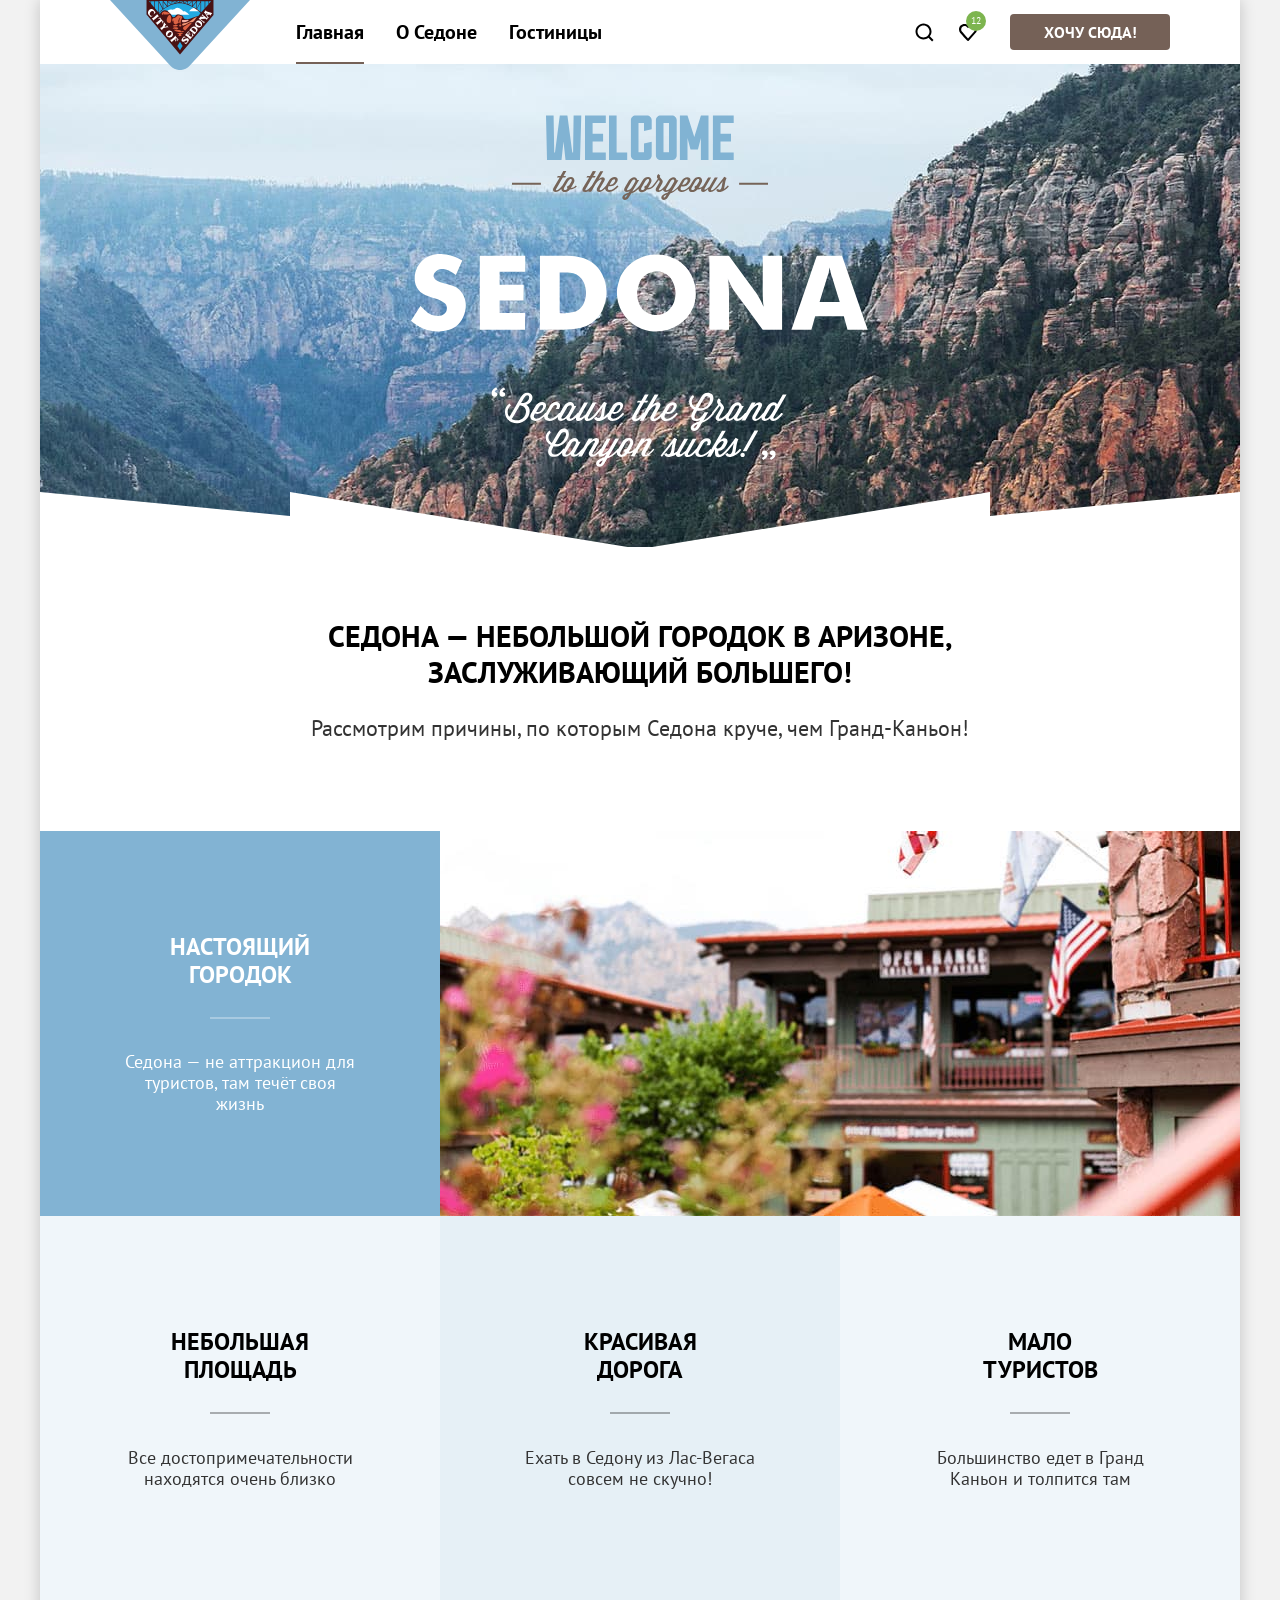
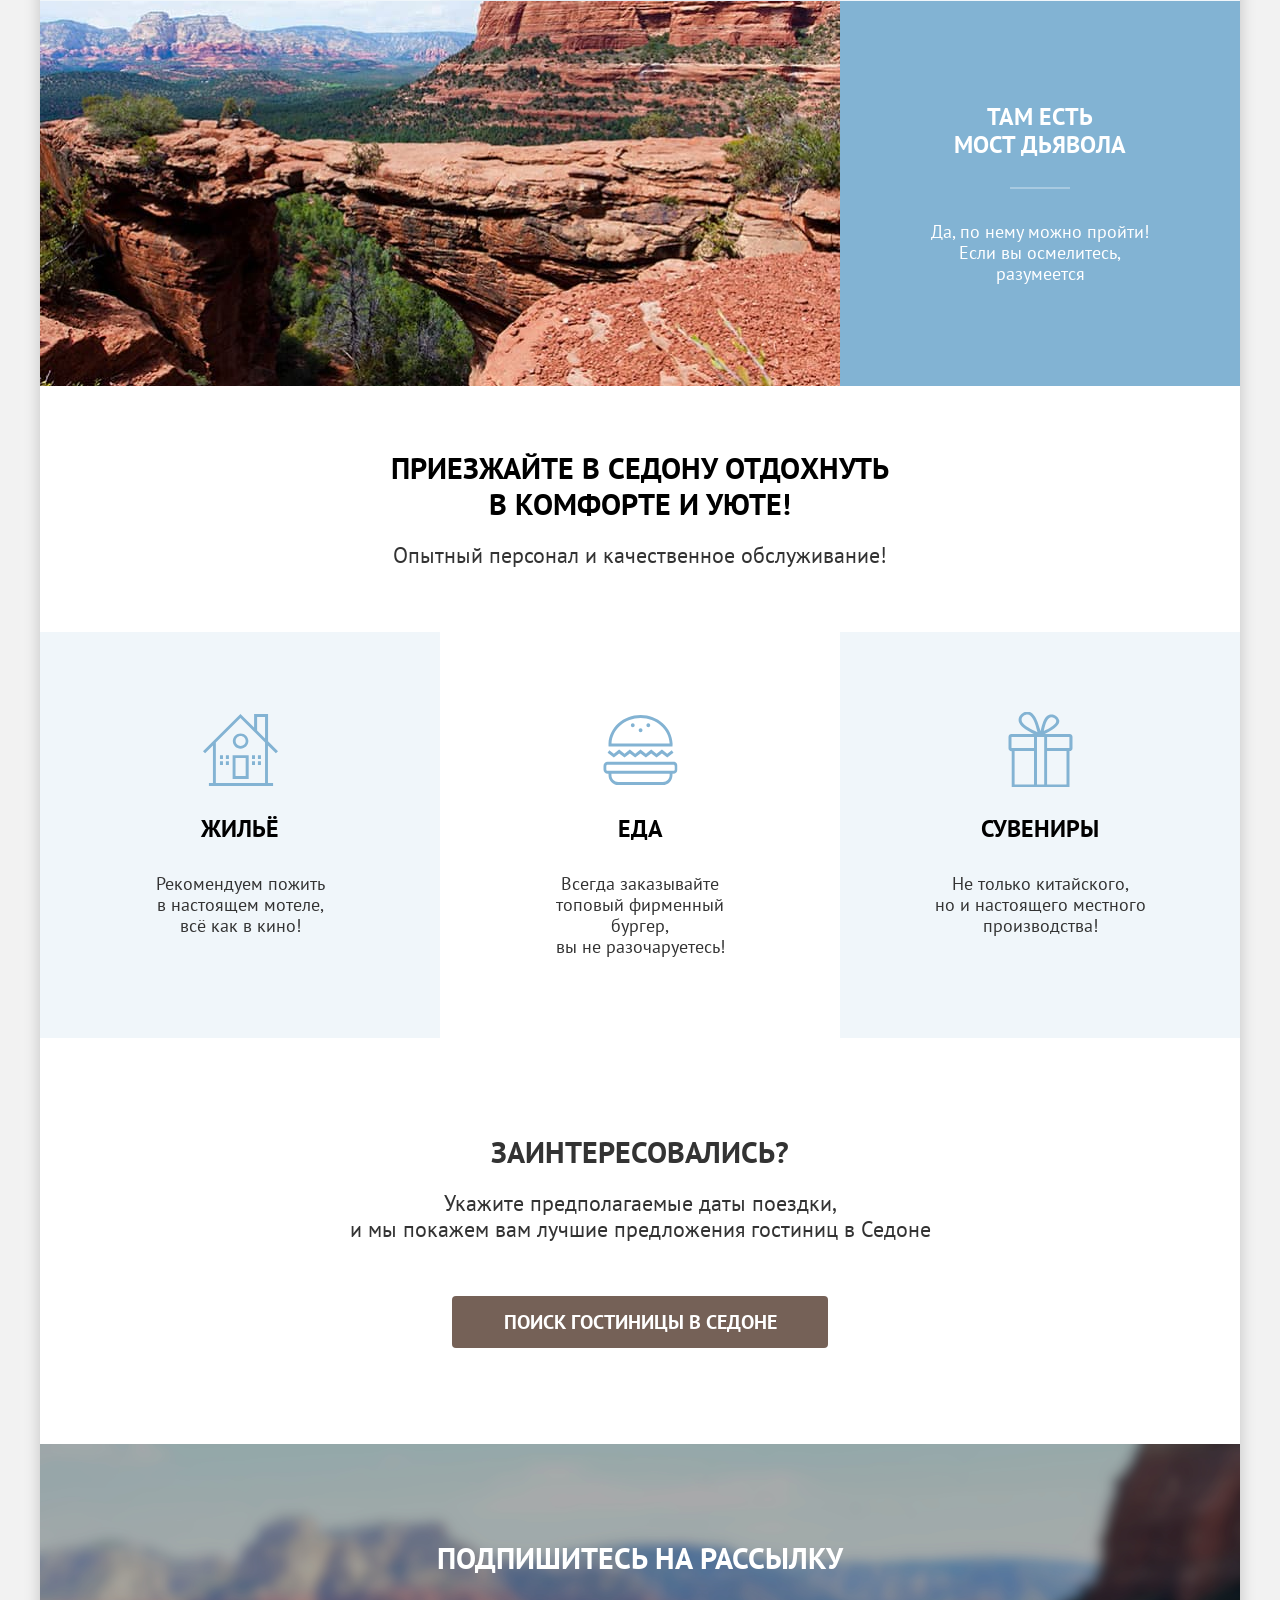
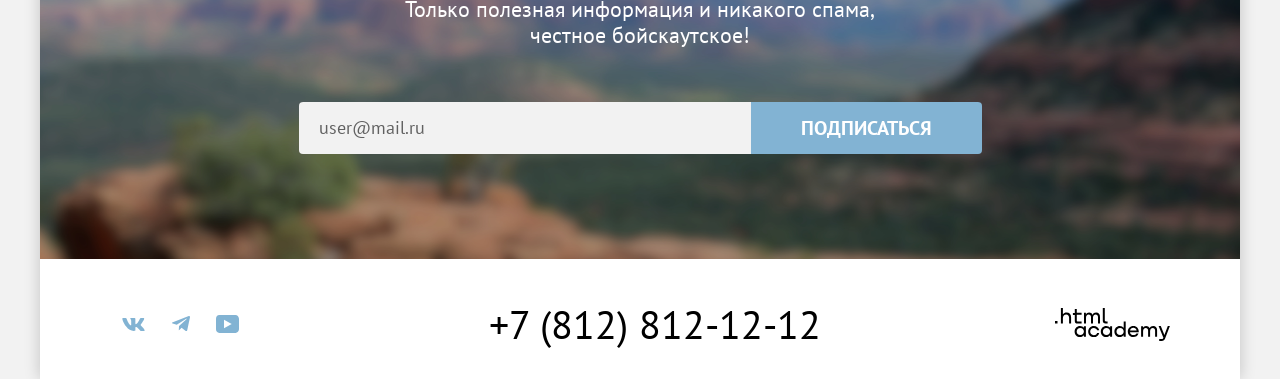
<file: index.html>
<!DOCTYPE html>
<html lang="ru">

  <head>
    <meta charset="UTF-8">
    <meta name="viewport" content="width=device-width, initial-scale=1.0">
    <link rel="stylesheet" href="styles/styles.css">
    <link rel="icon" sizes="32x32" href="favicon.png">
    <title>HTML Academy: Седона</title>
  </head>

  <body>
    <div class="page-container">
      <header class="page-header" data-test="header">
        <nav class="navigation">
          <a class="sedona-logo-link" href="index.html">
            <img class="sedona-logo" src="images/logo-sedona.svg" width="140" height="70" alt="Логотип Седоны">
          </a>
          <ul class="navigation-list">
            <li class="navigation-item">
              <a class="navigation-link navigation-link-current" aria-current="page">Главная</a>
            </li>
            <li class="navigation-item">
              <a class="navigation-link" href="#">О Седоне</a>
            </li>
            <li class="navigation-item">
              <a class="navigation-link" href="catalog.html">Гостиницы</a>
            </li>
          </ul>
          <ul class="navigation-user">
            <li class="navigation-user-item">
              <a class="navigation-user-link navigation-search" href="#">
                <span class="visually-hidden">Поиск</span>
              </a>
            </li>
            <li class="navigation-user-item">
              <a class="navigation-user-link navigation-favorite" href="#">
                <span class="visually-hidden">Гостиницы в избранном:</span>
                <span class="favorite-counter">12</span>
              </a>
            </li>
            <li class="navigation-user-item">
              <a class="button button-brown button-want" href="#">Хочу сюда!</a>
            </li>
          </ul>
        </nav>
      </header>
      <main class="page-main" data-test="main">
        <section class="hero" data-test="hero">
          <h1 class="visually-hidden">Город в Аризоне</h1>
          <img class="hero-image" src="images/welcome.svg" width="458" height="352"
            alt="Welcome to the gorgeous Sedona, because the Grand Canyon sucks!">
        </section>
        <section class="reasons" data-test="advantages">
          <h2 class="reasons-title">
            Седона — небольшой городок в Аризоне, заслуживающий большего!
          </h2>
          <p class="reasons-description">
            Рассмотрим причины, по которым Седона круче, чем Гранд-Каньон!
          </p>
          <ul class="reasons-list">
            <li class="reasons-item">
              <div class="text-wrapper">
                <h3 class="reasons-item-title">Настоящий городок</h3>
                <p class="reasons-text">
                  Седона — не аттракцион для туристов, там течёт своя жизнь
                </p>
              </div>
              <div class="image-wrapper">
                <img src="images/photo-1.jpg" width="800" height="385" alt="Улица Седоны">
              </div>
            </li>
            <li class="reasons-item reasons-item-lighter">
              <h3 class="reasons-item-title reasons-item-title-lighter">Небольшая площадь</h3>
              <p class="reasons-text  reasons-text-lighter">
                Все достопримечательности находятся очень близко
              </p>
            </li>
            <li class="reasons-item reasons-item-darker">
              <h3 class="reasons-item-title reasons-item-title-darker">Красивая дорога</h3>
              <p class="reasons-text reasons-text-darker">
                Ехать в Седону из Лас-Вегаса совсем не скучно!
              </p>
            </li>
            <li class="reasons-item reasons-item-lighter">
              <h3 class="reasons-item-title reasons-item-title-lighter">Мало туристов</h3>
              <p class="reasons-text reasons-text-lighter">
                Большинство едет в Гранд Каньон и толпится там
              </p>
            </li>
            <li class="reasons-item reasons-item-reverse">
              <div class="text-wrapper">
                <h3 class="reasons-item-title">Там есть <br>мост дьявола</h3>
                <p class="reasons-text">
                  Да, по нему можно пройти! Если вы осмелитесь, разумеется
                </p>
              </div>
              <div class="image-wrapper">
                <img src="images/photo-2.jpg" width="800" height="385" alt="Мост дьявола">
              </div>
            </li>
          </ul>
        </section>
        <section class="advantages">
          <h2 class="advantages-title">
            Приезжайте в Седону отдохнуть <br>в комфорте и уюте!
          </h2>
          <p class="advantages-text">
            Опытный персонал и качественное обслуживание!
          </p>
          <ul class="advantages-list">
            <li class="advantages-item advantages-housing">
              <h3 class="advantages-item-title">Жильё</h3>
              <p class="advantages-item-text">
                Рекомендуем пожить <br>в настоящем мотеле, <br>всё как в кино!
              </p>
            </li>
            <li class="advantages-item  advantages-item-lighter advantages-eat">
              <h3 class="advantages-item-title">Еда</h3>
              <p class="advantages-item-text">
                Всегда заказывайте <br>топовый фирменный бургер, <br>вы не разочаруетесь!
              </p>
            </li>
            <li class="advantages-item advantages-souvenirs">
              <h3 class="advantages-item-title">Сувениры</h3>
              <p class="advantages-item-text">
                Не только китайского, <br>но и настоящего местного <br>производства!
              </p>
            </li>
          </ul>
        </section>
        <section class="cta" data-test="search">
          <h2 class="cta-title">Заинтересовались?</h2>
          <p class="cta-text">
            Укажите предполагаемые даты поездки, <br>и мы покажем вам лучшие
            предложения гостиниц в Седоне
          </p>
          <button class="button button-brown button-cta" type="button">Поиск гостиницы в Седоне</button>
        </section>
        <section class="mailing" data-test="subscribe">
          <h2 class="mailing-title">Подпишитесь на рассылку</h2>
          <p class="mailing-text">
            Только полезная информация и никакого спама, <br>честное бойскаутское!
          </p>
          <form class="form mailing-form" action="https://echo.htmlacademy.ru/" method="post">
            <label class="visually-hidden" for="email">Ваш e-mail</label>
            <input class="mailing-input" type="email" name="email" id="email" placeholder="user@mail.ru" required>
            <button class="button button-blue button-mailing" type="submit">Подписаться</button>
          </form>
        </section>
      </main>
      <footer class="page-footer" data-test="footer">
        <section class="socials">
          <h2 class="visually-hidden">Социальные сети</h2>
          <ul class="socials-list">
            <li class="socials-item">
              <a class="socials-link social-vk" href="https://vk.com/htmlacademy">
                <span class="visually-hidden">Группа Vkontakte</span>
              </a>
            </li>
            <li class="socials-item">
              <a class="socials-link social-tg" href="https://t.me/htmlacademy">
                <span class="visually-hidden">Канал Telegram</span>
              </a>
            </li>
            <li class="socials-item">
              <a class="socials-link social-yt" href="https://www.youtube.com/user/htmlacademyru">
                <span class="visually-hidden">Канал Youtube</span>
              </a>
            </li>
          </ul>
        </section>
        <div class="footer-contacts">
          <a class="phone-number-link" href="tel:+78128121212">+7 (812) 812-12-12</a>
        </div>
        <a class="html-academy-link" href="https://htmlacademy.ru/intensive/htmlcss">
          <span class="visually-hidden">Ссылка на разработчика сайта</span>
        </a>
      </footer>
    </div>
    <div class="modal-container modal-container-close">
      <div class="modal modal-auth">
        <section class="modal-content">
          <h2 class="modal-title">Поиск гостиницы в Седоне</h2>
          <form class="search-form" action="https://echo.htmlacademy.ru/" method="post">
            <div class="date-container">
              <label class="modal-label" for="check-in-date">Дата Заезда:</label>
              <input class="modal-input" type="text" id="check-in-date" value="27 апреля 2020" name="date-in" required
                placeholder="1 января 2026">
            </div>
            <span class="form-message form-message-error">
              Мы не можем отправить вас в прошлое.
            </span>
            <div class="date-container">
              <label class="modal-label" for="date-of">Дата Выезда:</label>
              <input class="modal-input input-date" type="text" id="date-of" value="1 сентября 2023" name="date-out"
                required placeholder="31 декабря 2026">
            </div>
            <span class="form-message ">
              На эти даты есть свободные номера. Пока есть.
            </span>
            <div class="number-people-container">
              <div class="number-people-group">
                <label class="modal-label adult-label" for="adults">Взрослые:</label>
                <div class="number-input-wrapper">
                  <button class="button-number button-minus" type="button">
                    <span class="visually-hidden">Уменьшить</span>
                    <svg width="14" height="2" viewBox="0 0 14 2" xmlns="http://www.w3.org/2000/svg">
                      <path d="M0 0H14V2H0V0Z" fill="currentColor" />
                    </svg>
                  </button>
                  <input class="modal-input modal-input-number" type="text" id="adults" value="2" name="adults" placeholder="2"
                    required>
                  <button class="button-number button-plus" type="button">
                    <span class="visually-hidden">Увеличить</span>
                    <svg width="14" height="14" viewBox="0 0 14 14" xmlns="http://www.w3.org/2000/svg">
                      <path d="M14 6H8V0H6V6H0V8H6V14H8V8H14V6Z" fill="currentColor" />
                    </svg>
                  </button>
                </div>
              </div>
              <div class="number-people-group">
                <label class="modal-label" for="child">Дети:</label>
                <span class="tooltip">
                  <button class="tooltip-toggle" type="button" aria-labelledby="tooltip-label-date">
                    <svg class="tooltip-icon" width="26" height="26" viewBox="0 0 26 26" fill="none"
                      xmlns="http://www.w3.org/2000/svg">
                      <circle cx="13" cy="13" r="13" fill="#83B3D3" />
                      <path fill-rule="evenodd" clip-rule="evenodd" d="M12 7H14V9H12V7ZM14 19H12V10H14V19Z"
                        fill="white" />
                    </svg>
                  </button>
                  <span class="tooltip-text" role="tooltip" id="tooltip-label-date">Укажите количество детей, которые
                    будут с вами, возраст которых от 6 до 18 лет. Дети до 6 лет размещаются бесплатно.</span>
                </span>
                <div class="number-input-wrapper">
                  <button class="button-number button-minus" type="button">
                    <span class="visually-hidden">Уменьшить</span>
                    <svg width="14" height="2" viewBox="0 0 14 2" xmlns="http://www.w3.org/2000/svg">
                      <path d="M0 0H14V2H0V0Z" fill="currentColor" />
                    </svg>
                  </button>
                  <input class="modal-input modal-input-number" type="text" id="child" value="2" name="children" placeholder="1">
                  <button class="button-number button-plus" type="button">
                    <span class="visually-hidden">Увеличить</span>
                    <svg width="14" height="14" viewBox="0 0 14 14" xmlns="http://www.w3.org/2000/svg">
                      <path d="M14 6H8V0H6V6H0V8H6V14H8V8H14V6Z" fill="currentColor" />
                    </svg>
                  </button>
                </div>
              </div>
            </div>
            <button class="button button-modal" type="submit">
              Найти
            </button>
          </form>
        </section>
        <button class="modal-close-button" type="button">
          <span class="visually-hidden">Закрыть</span>
        </button>
      </div>
    </div>
  </body>

</html>
</file>
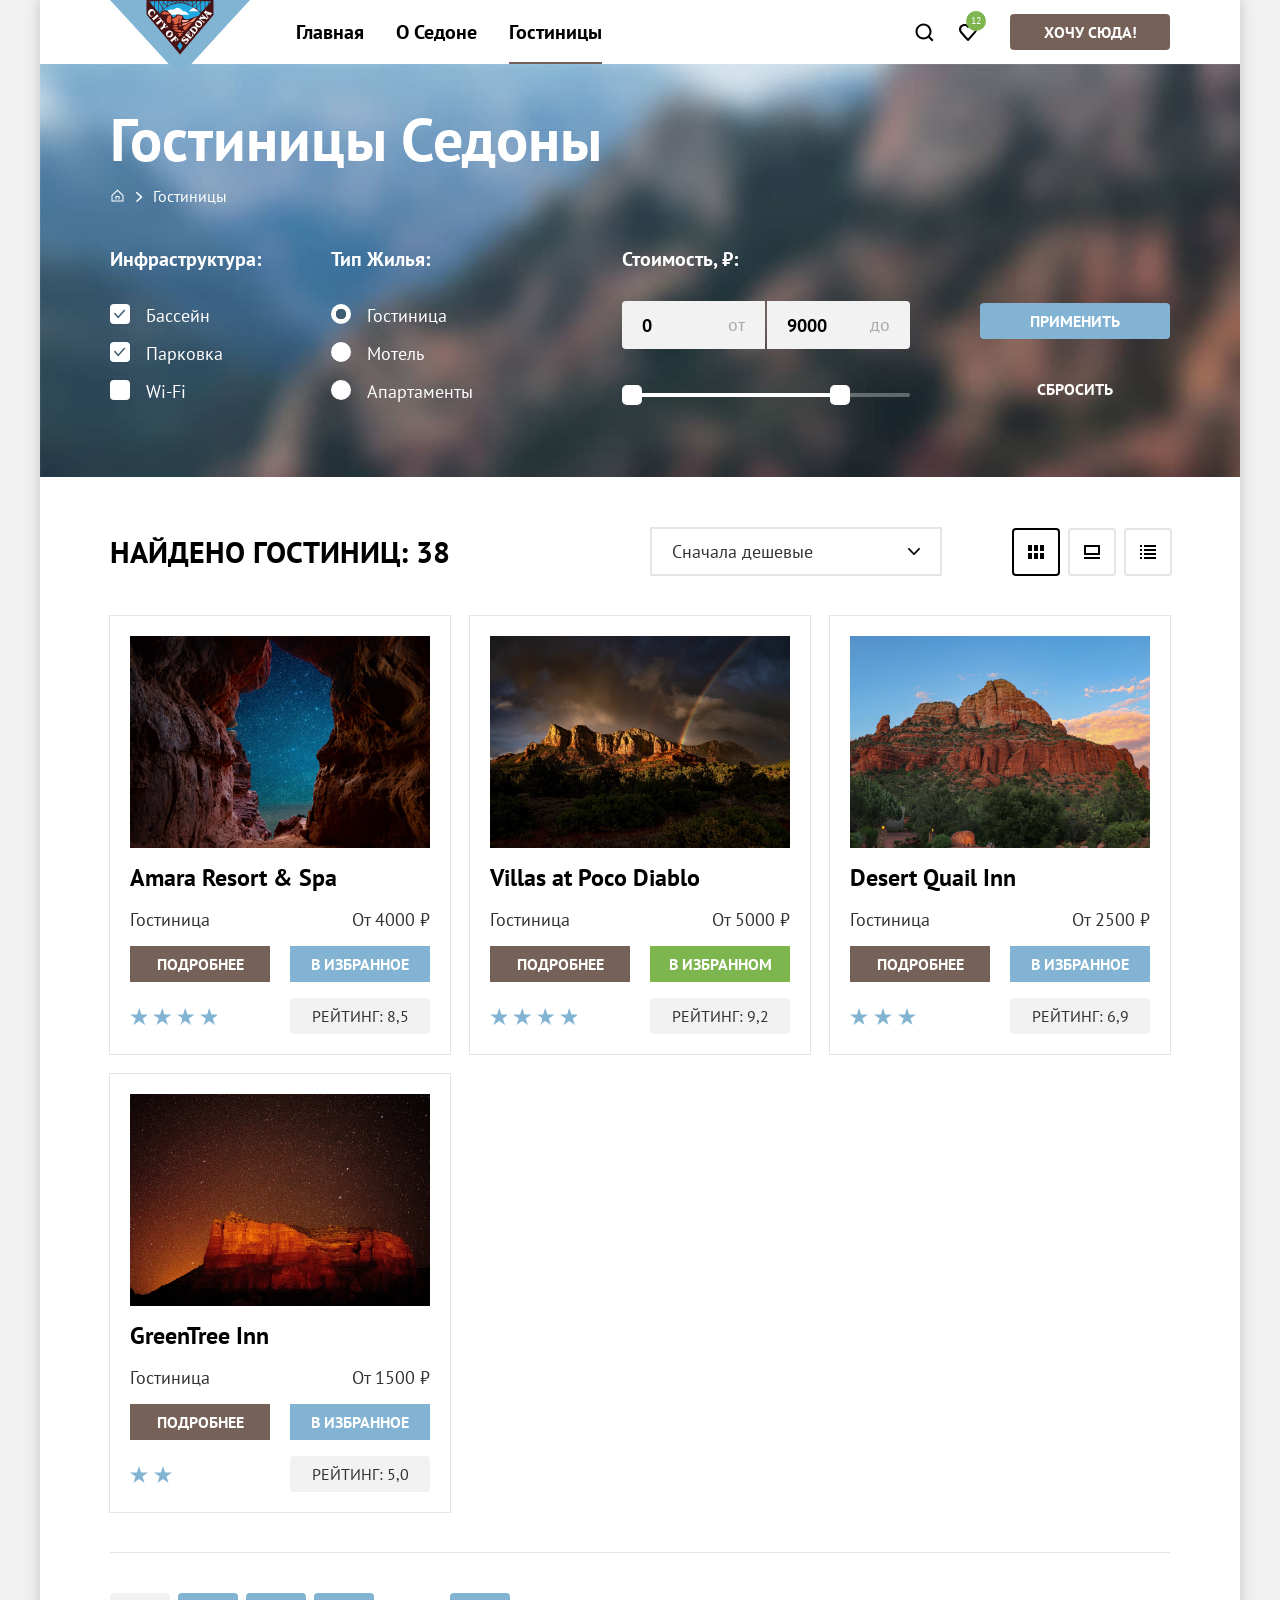
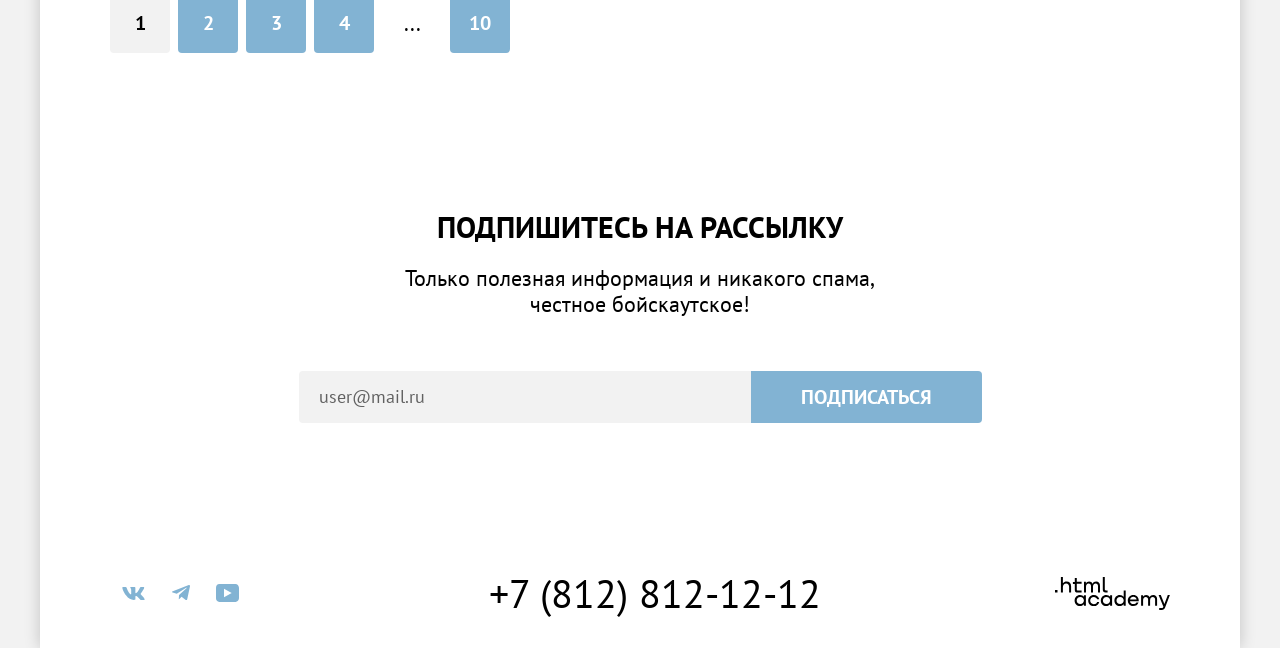
<file: catalog.html>
<!DOCTYPE html>
<html lang="ru">

  <head>
    <meta charset="UTF-8">
    <meta name="viewport" content="width=device-width, initial-scale=1.0">
    <link rel="stylesheet" href="styles/styles.css">
    <link rel="icon" sizes="32x32" href="favicon.png">
    <title>HTML Academy: Седона</title>
  </head>

  <body>
    <div class="page-container">
      <header class="page-header" data-test="header">
        <nav class="navigation" aria-label="Основная навигация">
          <a class="sedona-logo-link" href="index.html">
            <img class="sedona-logo" src="images/logo-sedona.svg" width="140" height="70" alt="Логотип Седоны">
          </a>
          <ul class="navigation-list">
            <li class="navigation-item">
              <a class="navigation-link" href="index.html">Главная</a>
            </li>
            <li class="navigation-item">
              <a class="navigation-link" href="#">О Седоне</a>
            </li>
            <li class="navigation-item">
              <a class="navigation-link navigation-link-current" aria-current="page">Гостиницы</a>
            </li>
          </ul>
          <ul class="navigation-user">
            <li class="navigation-user-item">
              <a class="navigation-user-link navigation-search" href="#">
                <span class="visually-hidden">Поиск</span>
              </a>
            </li>
            <li class="navigation-user-item">
              <a class="navigation-user-link navigation-favorite" href="#">
                <span class="visually-hidden">Гостиницы в избранном:</span>
                <span class="favorite-counter">12</span>
              </a>
            </li>
            <li class="navigation-user-item">
              <a class="button button-brown button-want" href="#">Хочу сюда!</a>
            </li>
          </ul>
        </nav>
      </header>
      <main class="page-main" data-test="main">
        <div class="catalog-header">
          <h1 class="catalog-header-title">Гостиницы Седоны</h1>
          <nav class="breadcrumbs" aria-label="Хлебные крошки">
            <ol class="breadcrumbs-list">
              <li class="breadcrumbs-item">
                <a class="breadcrumbs-link breadcrumbs-link-index" href="index.html">
                  <span class="visually-hidden">На главную страницу</span>
                </a>
              </li>
              <li class="breadcrumbs-item">
                <a class="breadcrumbs-link" aria-current="page">Гостиницы</a>
              </li>
            </ol>
          </nav>
          <div class="catalog-filter" data-test="filter">
            <form class="catalog-filter-form" action="https://echo.htmlacademy.ru/" method="get">
              <fieldset class="catalog-filter-group">
                <legend class="catalog-filter-title">Инфраструктура:</legend>
                <ul class="catalog-filter-list">
                  <li class="catalog-filter-item">
                    <label class="control">
                      <input class="control-input" type="checkbox" name="pool" checked>
                      <span class="control-label">Бассейн</span>
                    </label>
                  </li>
                  <li class="catalog-filter-item">
                    <label class="control">
                      <input class="control-input" type="checkbox" name="parking" checked>
                      <span class="control-label">Парковка</span>
                    </label>
                  </li>
                  <li class="catalog-filter-item">
                    <label class="control">
                      <input class="control-input" type="checkbox" name="wi-fi">
                      <span class="control-label">Wi-Fi</span>
                    </label>
                  </li>
                </ul>
              </fieldset>
              <fieldset class="catalog-filter-group">
                <legend class="catalog-filter-title">Тип жилья:</legend>
                <ul class="catalog-filter-list">
                  <li class="catalog-filter-item">
                    <label class="control">
                      <input class="control-input" type="radio" name="type-housing" value="hotel" checked>
                      <span class="control-label">Гостиница</span>
                    </label>
                  </li>
                  <li class="catalog-filter-item">
                    <label class="control">
                      <input class="control-input" type="radio" name="type-housing" value="motel">
                      <span class="control-label">Мотель</span>
                    </label>
                  </li>
                  <li class="catalog-filter-item">
                    <label class="control">
                      <input class="control-input" type="radio" name="type-housing" value="apartment">
                      <span class="control-label">Апартаменты</span>
                    </label>
                  </li>
                </ul>
              </fieldset>
              <fieldset class="catalog-filter-group">
                <legend class="catalog-filter-title">Стоимость, ₽:</legend>
                <div class="range">
                  <div class="range-wrapper-inputs">
                    <label class="catalog-filter-label">
                      <input class="range-input" type="text" inputmode="numeric" name="min-price" value="0"
                        placeholder="0">
                      <span class="range-label-text">от</span>
                    </label>
                    <label class="catalog-filter-label">
                      <input class="range-input" type="text" inputmode="numeric" name="max-price" value="9000"
                        placeholder="9000">
                      <span class="range-label-text">до</span>
                    </label>
                  </div>
                  <div class="range-scale">
                    <div class="range-bar" style="left: 0; width: 208px">
                      <button type="button" class="range-toggle toggle-min">
                        <span class="visually-hidden">Изменить минимальную цену</span>
                      </button>
                      <button type="button" class="range-toggle toggle-max">
                        <span class="visually-hidden">Изменить максимальную цену</span>
                      </button>
                    </div>
                  </div>
                </div>
              </fieldset>
              <div class="buttons-filter">
                <button class="button button-blue button-apply" type="submit">Применить</button>
                <button class="button button-reset" type="reset">Сбросить</button>
              </div>
            </form>
          </div>
        </div>
        <section class="catalog" data-test="catalog">
          <h2 class="visually-hidden">Список гостиниц</h2>
          <div class="search-container">
            <h3 class="result-control-title">Найдено гостиниц: <span class="quantity-found">38</span></h3>
            <label class="result-control-sort">
              <span class="visually-hidden">Сортировка</span>
              <select class="sort-select" name="sort">
                <option value="cheap">Сначала дешевые</option>
                <option value="expensive">Сначала дорогие</option>
                <option value="rating">По рейтингу</option>
              </select>
            </label>
            <div class="view-icons-container">
              <a class="button button-view button-active button-tile" href="catalog.html?view=tile">
                <span class="visually-hidden">Показать плиткой</span>
              </a>
              <a class="button button-view button-card" href="catalog.html?view=card">
                <span class="visually-hidden">Показать карточками</span>
              </a>
              <a class="button button-view button-list" href="catalog.html?view=list">
                <span class="visually-hidden">Показать списком</span>
              </a>
            </div>
          </div>
          <ul class="card-list">
            <li class="card-item">
              <h3 class="card-title">
                <a class="card-link" href="#" tabindex="-1">Amara Resort &amp; Spa</a>
              </h3>
              <a class="card-link card-image-link" href="#" tabindex="-1">
                <img class="card-image" src="images/hotels/amara-1.jpg" width="300" height="212"
                  alt="Amara Resort & Spa">
              </a>
              <p class="card-text">Гостиница</p>
              <p class="card-price">От 4000 ₽</p>
              <a class="button button-brown button-more" href="#">Подробнее</a>
              <button class="button button-blue button-favorite" type="button">В избранное</button>
              <p class="star-rating four-stars">
                <span class="visually-hidden">Четыре звезды</span>
              </p>
              <p class="card-rating">Рейтинг: 8,5</p>
            </li>
            <li class="card-item">
              <h3 class="card-title">
                <a class="card-link" href="#" tabindex="-1">Villas at Poco Diablo</a>
              </h3>
              <a class="card-link card-image-link" href="#" tabindex="-1">
                <img class="card-image" src="images/hotels/villas-1.jpg" width="300" height="212"
                  alt="Villas at Poco Diablo">
              </a>
              <p class="card-text">Гостиница</p>
              <p class="card-price">От 5000 ₽</p>
              <a class="button button-brown button-more" href="#">Подробнее</a>
              <button class="button button-favorite-in" type="button">В избранном</button>
              <p class="star-rating four-stars">
                <span class="visually-hidden">Четыре звезды</span>
              </p>
              <p class="card-rating">Рейтинг: 9,2</p>
            </li>
            <li class="card-item">
              <h3 class="card-title">
                <a class="card-link" href="#" tabindex="-1">Desert Quail Inn</a>
              </h3>
              <a class="card-link card-image-link" href="#" tabindex="-1">
                <img class="card-image" src="images/hotels/desert-1.jpg" width="300" height="212"
                  alt="Desert Quail Inn">
              </a>
              <p class="card-text">Гостиница</p>
              <p class="card-price">От 2500 ₽</p>
              <a class="button button-brown button-more" href="#">Подробнее</a>
              <button class="button button-blue button-favorite" type="button">В избранное</button>
              <p class="star-rating three-stars">
                <span class="visually-hidden">Три звезды</span>
              </p>
              <p class="card-rating">Рейтинг: 6,9</p>
            </li>
            <li class="card-item">
              <h3 class="card-title">
                <a class="card-link" href="#" tabindex="-1">GreenTree Inn</a>
              </h3>
              <a class="card-link card-image-link" href="#" tabindex="-1">
                <img class="card-image" src="images/hotels/greentree-1.jpg" width="300" height="212"
                  alt="GreenTree Inn">
              </a>
              <p class="card-text">Гостиница</p>
              <p class="card-price">От 1500 ₽</p>
              <a class="button button-brown button-more" href="#">Подробнее</a>
              <button class="button button-blue button-favorite" type="button">В избранное</button>
              <p class="star-rating two-stars">
                <span class="visually-hidden">ТрДвеи звезды</span>
              </p>
              <p class="card-rating">Рейтинг: 5,0</p>
            </li>
          </ul>
          <ul class="pagination-list">
            <li class="pagination-item">
              <a class="pagination-link pagination-current" aria-current="page">1</a>
            </li>
            <li class="pagination-item">
              <a class="pagination-link" href="#">2</a>
            </li>
            <li class="pagination-item">
              <a class="pagination-link" href="#">3</a>
            </li>
            <li class="pagination-item">
              <a class="pagination-link" href="#">4</a>
            </li>
            <li class="pagination-item">
              <a class="pagination-link pagination-ellipsis">...</a>
            </li>
            <li class="pagination-item">
              <a class="pagination-link" href="#">10</a>
            </li>
          </ul>
        </section>
        <section class="mailing mailing-catalog" data-test="subscribe">
          <h2 class="mailing-title mailing-title-catalog">Подпишитесь на рассылку</h2>
          <p class="mailing-text mailing-text-catalog">
            Только полезная информация и никакого спама, <br>честное бойскаутское!
          </p>
          <form class="mailing-form" action="https://echo.htmlacademy.ru/" method="post">
            <label class="visually-hidden" for="email">Ваш e-mail</label>
            <input class="mailing-input" type="email" name="email" id="email" placeholder="user@mail.ru" required>
            <button class="button button-blue button-mailing" type="submit">Подписаться</button>
          </form>
        </section>
      </main>
      <footer class="page-footer" data-test="footer">
        <section class="socials">
          <h2 class="visually-hidden">Социальные сети</h2>
          <ul class="socials-list">
            <li class="socials-item">
              <a class="socials-link social-vk" href="https://vk.com/htmlacademy">
                <span class="visually-hidden">Группа Vkontakte</span>
              </a>
            </li>
            <li class="socials-item">
              <a class="socials-link social-tg" href="https://t.me/htmlacademy">
                <span class="visually-hidden">Канал Telegram</span>
              </a>
            </li>
            <li class="socials-item">
              <a class="socials-link social-yt" href="https://www.youtube.com/user/htmlacademyru">
                <span class="visually-hidden">Канал Youtube</span>
              </a>
            </li>
          </ul>
        </section>
        <div class="footer-contacts">
          <a class="phone-number-link" href="tel:+78128121212">+7 (812) 812-12-12</a>
        </div>
        <a class="html-academy-link" href="https://htmlacademy.ru/intensive/htmlcss">
          <span class="visually-hidden">Ссылка на разработчика сайта</span>
        </a>
      </footer>
    </div>
  </body>

</html>
</file>
<file: styles/styles.css>
@font-face {
  font-family: "PT Sans";
  font-style: normal;
  font-weight: 400;
  src: url("../fonts/ptsans-400.woff2") format("woff2");
  font-display: swap;
}

@font-face {
  font-family: "PT Sans";
  font-style: normal;
  font-weight: 700;
  src: url("../fonts/ptsans-700.woff2") format("woff2");
  font-display: swap;
}

*,
*::before,
*::after {
  box-sizing: border-box;
}

.visually-hidden {
  position: absolute;
  width: 1px;
  height: 1px;
  margin: -1px;
  padding: 0;
  border: 0;
  clip: rect(0 0 0 0);
  overflow: hidden;
}

html {
  height: 100%;
}

body {
  min-width: 1200px;
  font-family: "PT Sans", sans-serif;
  font-size: 22px;
  line-height: 26px;
  color: #333333;
  background-color: #f2f2f2;
  margin: 0;
  overflow-wrap: break-word;
}

.page-container {
  display: flex;
  flex-direction: column;
  width: 1200px;
  min-height: 100vh;
  margin: 0 auto;
  box-shadow: 0 0 15px 0 rgba(0, 0, 0, 0.2);
}

.page-header {
  width: 100%;
  position: relative;
  background-color: #ffffff;
  z-index: 10;
}

.navigation {
  display: flex;
  flex-wrap: wrap;
}

.navigation-list {
  display: flex;
  align-items: center;
  flex-wrap: wrap;
  max-width: 500px;
  margin: 0;
  padding: 0;
  list-style-type: none;
}

.sedona-logo-link {
  display: block;
  margin: 0 30px -6px 70px;
}

.sedona-logo {
  display: block;
  max-width: 100%;
  object-fit: cover;
}

.sedona-logo-link:hover,
.sedona-logo-link:focus {
  opacity: 0.7;
}


.sedona-logo-link:active {
  opacity: 0.4;
}

.navigation-link {
  display: block;
  padding: 20px 16px;
  font-size: 20px;
  font-weight: 700;
  line-height: 24px;
  color: #000000;
  text-decoration: none;
  position: relative;
}

.navigation-link-current::after {
  content: "";
  position: absolute;
  right: 16px;
  left: 16px;
  bottom: 0;
  height: 2px;
  background-color: #756157;
}

.navigation-link:not(.navigation-link-current):hover,
.navigation-link:not(.navigation-link-current):focus {
  color: #756157;
}

.navigation-link:not(.navigation-link-current):active {
  opacity: 0.4;
}

.navigation-item {
  min-width: 100px;
}

.navigation-user {
  display: flex;
  flex-wrap: wrap;
  max-width: 350px;
  padding: 0;
  margin: 0;
  margin-left: auto;
  margin-right: 70px;
  list-style-type: none;
  align-items: center;
}

.navigation-user-item {
  min-width: 44px;
}

.navigation-user-link {
  display: flex;
  justify-content: center;
  align-items: center;
  min-width: 44px;
  min-height: 64px;
  text-decoration: none;
  position: relative;
}

.navigation-user-link::before {
  content: "";
  display: block;
  width: 20px;
  height: 20px;
  background-color: #000000;
  mask-repeat: no-repeat;
  mask-position: center;
  mask-size: contain;
}

.navigation-search::before,
.navigation-favorite::before {
  display: block;
  width: 20px;
  height: 20px;
  mask-image: url("../images/icons/search.svg");
  mask-repeat: no-repeat;
  mask-position: center;
  background-color: #000000;
}

.navigation-search:hover::before,
.navigation-search:focus::before,
.navigation-favorite:hover::before,
.navigation-favorite:focus::before {
  background-color: #756157;
}

.navigation-favorite::before {
  mask-image: url("../images/icons/favorite.svg");
}

.navigation-search:active::before,
.navigation-favorite:active::before {
  background-color: rgba(117, 97, 87, 0.3);
}

.favorite-counter {
  position: absolute;
  padding: 5px;
  top: 11px;
  right: 4px;
  font-size: 10px;
  line-height: 10px;
  color: #ffffff;
  text-align: center;
  background-color: #7db54f;
  border-radius: 10px;
}

.button {
  font-family: inherit;
  font-size: 16px;
  font-weight: 700;
  line-height: 20px;
  color: #ffffff;
  text-transform: uppercase;
  text-decoration: none;
  text-align: center;
  background-color: #756157;
  border: none;
  cursor: pointer;
}

.button-brown:hover:not(:disabled),
.button-brown:focus {
  background-color: #615048;
  border: none;
}

.button-brown:active {
  color: rgba(255, 255, 255, 0.3);
}

.button-brown:disabled {
  background-color: #e5e5e5;
  color: #ffffff;
  cursor: default;
}

.button-blue:hover:not(:disabled),
.button-blue:focus {
  background-color: #68a2ca;
}

.button-blue:active {
  background-color: #82b3d3;
  color: rgba(255, 255, 255, 0.3);
}

.button-blue:disabled {
  background-color: #e5e5e5;
  cursor: default;
}

.button-want {
  display: block;
  margin-left: 20px;
  border-radius: 4px;
  width: 160px;
  padding: 8px 0;
}

.page-main {
  flex-grow: 1;
  background-color: #ffffff;
}

.hero {
  padding-top: 51px;
  padding-bottom: 82px;
  min-height: 485px;
  text-align: center;
  background-image: url("../images/divider.svg"), url("../images/index-background.jpg");
  background-color: #354751;
  background-repeat: no-repeat;
  background-size: 100% auto, cover;
  background-position: bottom, top;
}

.hero-image {
  display: block;
  margin: 0 auto;
}

.reasons {
  margin-top: -2px;
  background-color: #ffffff;
  position: relative;
}

.reasons-title {
  max-width: 630px;
  margin: 0 auto;
  padding-top: 71px;
  padding-bottom: 25px;
  font-size: 30px;
  font-weight: 700;
  line-height: 36px;
  color: #000000;
  text-transform: uppercase;
  text-align: center;
}

.reasons-description {
  max-width: 660px;
  margin: 0 auto;
  padding-top: 0;
  padding-bottom: 90px;
  text-align: center;
}

.reasons-list {
  display: grid;
  grid-template-columns: 1fr 1fr 1fr;
  grid-template-rows: auto;
  max-width: 100%;
  margin: 0;
  padding: 0;
  list-style-type: none;
}

.reasons-item {
  min-height: 385px;
}

.reasons-item:nth-child(1) {
  display: grid;
  grid-template-columns: 1fr 2fr;
  grid-column: 1 / -1;
  color: #ffffff;
  text-align: center;
  background-color: #82b3d3;
}

.reasons-item:nth-child(5) {
  display: grid;
  grid-template-columns: 2fr 1fr;
  grid-column: 1 / -1;
  color: #ffffff;
  text-align: center;
  background-color: #82b3d3;
}

.reasons-item-lighter {
  color: #000000;
  background-color: rgba(131, 179, 211, 0.12);
}

.reasons-item-darker {
  color: #000000;
  background-color: rgba(131, 179, 211, 0.2);
}

.reasons-item-title {
  position: relative;
  max-width: 175px;
  margin: 102px auto 62px;
  font-size: 24px;
  font-weight: 700;
  line-height: 28px;
  text-transform: uppercase;
  text-align: center;
}

.reasons-item-title::after {
  content: "";
  position: absolute;
  width: 60px;
  bottom: -30px;
  height: 2px;
  left: 50%;
  transform: translateX(-50%);
  background-color: rgba(255, 255, 255, 0.3);
}


.reasons-item-title-lighter,
.reasons-item-title-darker {
  color: #000000;
  margin-top: 112px;
  margin-bottom: 63px;
}

.reasons-item-title-lighter::after,
.reasons-item-title-darker::after {
  background-color: rgba(0, 0, 0, 0.3);
}


.reasons-text {
  margin: 30px auto;
  max-width: 230px;
  font-size: 18px;
  line-height: 21px;
  text-align: center;
}

.reasons-text-lighter,
.reasons-text-darker {
  color: #333333;
}

.reasons-item-reverse .image-wrapper {
  order: -1;
}

.image-wrapper img {
  display: block;
  width: 100%;
  height: 100%;
  object-fit: cover;
}


.advantages-title {
  max-width: 630px;
  margin: 0 auto;
  margin-top: 64px;
  margin-bottom: 20px;
  font-size: 30px;
  font-weight: 700;
  line-height: 36px;
  color: #000000;
  text-transform: uppercase;
  text-align: center;
}

.advantages-text {
  max-width: 660px;
  margin: 0 auto;
  margin-bottom: 64px;
  text-align: center;
}

.advantages-list {
  display: grid;
  grid-template-columns: repeat(3, 1fr);
  margin: 0;
  margin-bottom: 96px;
  padding: 0;
  list-style-type: none;
}

.advantages-item {
  position: relative;
  margin: 0;
  padding: 0;
  flex: 1;
  background-color: rgba(131, 179, 211, 0.12);
}

.advantages-item::before {
  content: "";
  position: absolute;
  top: 80px;
  left: 50%;
  width: 75px;
  height: 75px;
  transform: translateX(-50%);
  background-repeat: no-repeat;
  background-position: center;
}

.advantages-housing::before {
  background-image: url("../images/icons/home.svg");
}

.advantages-eat::before {
  background-image: url("../images/icons/eat.svg");
}

.advantages-souvenirs::before {
  background-image: url("../images/icons/present.svg");
}

.advantages-item-lighter {
  background-color: inherit;
}

.advantages-item-title {
  margin: 0;
  padding: 0;
  margin-top: 183px;
  margin-bottom: 30px;
  font-size: 24px;
  font-weight: 700;
  line-height: 28px;
  color: #000000;
  text-transform: uppercase;
  text-align: center;
}

.advantages-item-text {
  max-width: 230px;
  margin: 0 auto;
  margin-bottom: 81px;
  font-size: 18px;
  line-height: 21px;
  text-align: center;
}

.cta {
  display: flex;
  flex-direction: column;
  margin: 0 auto;
  margin-bottom: 96px;
}

.cta-title {
  max-width: 630px;
  padding: 0;
  margin: 0 auto 20px;
  font-size: 30px;
  font-weight: 700;
  line-height: 36px;
  text-transform: uppercase;
  text-align: center;
}

.cta-text {
  max-width: 660px;
  text-align: center;
  padding: 0;
  margin: 0 auto;
  margin-bottom: 54px;
}

.button-cta {
  align-self: center;
  min-width: 376px;
  min-height: 52px;
  font-size: 20px;
  line-height: 36px;
  border: none;
  padding: 8px 50px;
  border-radius: 4px;
}

.mailing {
  padding-top: 96px;
  text-align: center;
  background-image: url("../images/mailing-background.jpg");
  background-color: #354751;
  background-repeat: no-repeat;
  background-size: cover;
}

.mailing-title {
  margin: 0 auto 20px;
  padding: 0;
  max-width: 630px;
  font-weight: 700;
  font-size: 30px;
  line-height: 36px;
  color: #ffffff;
  text-transform: uppercase;
  text-align: center;
}

.mailing-text {
  margin: 0 auto 54px;
  max-width: 660px;
  font-size: 22px;
  line-height: 26px;
  color: #ffffff;
  text-align: center;
}

.mailing-form {
  padding-bottom: 105px;
  display: flex;
  justify-content: center;
  align-items: center;
}

.button-mailing {
  padding: 8px 50px;
  font-weight: 700;
  font-size: 20px;
  line-height: 36px;
  text-align: center;
  text-transform: uppercase;
  background-color: #82b3d3;
  border: none;
  border-radius: 0 4px 4px 0;
}

.mailing-input {
  width: 452px;
  padding: 11px 17px;
  border: 3px solid transparent;
  background-color: #f2f2f2;
  border-radius: 4px 0 0 4px;
  font-family: inherit;
  color: #000000;
  font-weight: 400;
  font-size: 18px;
  line-height: 24px;
}

.mailing-input:hover {
  background-color: #e5e5e5;
}

.mailing-input::placeholder {
  color: rgba(0, 0, 0, 0.6);
}

.page-footer {
  display: grid;
  grid-template-columns: 1fr auto 1fr;
  align-items: center;
  min-height: 120px;
  padding: 40px 70px 30px;
  background-color: #ffffff;
}

.socials-list {
  margin: 0;
  padding: 0;
  display: flex;
  flex-wrap: wrap;
  justify-content: flex-start;
  align-items: center;
  list-style-type: none;
  min-width: 142px;
  max-width: 200px;
}

.socials-item {
  margin: 0;
  padding: 0;
}

.socials-link {
  display: flex;
  justify-content: center;
  align-items: center;
  width: 47px;
  height: 40px;
  text-decoration: none;
  padding: 13px 12px;
}

.socials-link::before {
  content: "";
  display: block;
  width: 24px;
  height: 24px;
  background-color: #82b3d3;
  mask-repeat: no-repeat;
  mask-position: center;
  mask-size: contain;
}

.social-vk::before {
  mask-image: url("../images/icons/vk.svg");
  width: 24px;
  height: 14px;
}

.social-tg::before {
  mask-image: url("../images/icons/telegram.svg");
  width: 18px;
  height: 16px;
}

.social-yt::before {
  mask-image: url("../images/icons/youtube.svg");
}

.socials-link:hover::before,
.socials-link:focus::before {
  background-color: #68a2ca;
}

.socials-link:active::before {
  background-color: rgba(104, 162, 202, 0.3);
}

.footer-contacts {
  display: flex;
  flex-direction: column;
  align-items: center;
  gap: 10px;
}

.phone-number-link {
  margin-left: 30px;
  font-size: 40px;
  line-height: 40px;
  color: #000000;
  text-transform: uppercase;
  text-decoration: none;
}

.phone-number-link:hover,
.phone-number-link:focus {
  color: #756157;
}

.phone-number-link:active {
  color: rgba(117, 97, 87, 0.3);
}

.html-academy-link {
  position: relative;
  display: block;
  width: 115px;
  height: 33px;
  text-decoration: none;
  justify-self: end;
}

.html-academy-link::after {
  content: "";
  position: absolute;
  top: 0;
  left: 0;
  display: block;
  width: 100%;
  height: 100%;
  background-color: #000000;
  mask-image: url("../images/logo-html-academy.svg");
  mask-repeat: no-repeat;
  mask-position: center;
  mask-size: contain;
}

.html-academy-link:hover::after,
.html-academy-link:focus::after {
  background-color: #756157;
}

.html-academy-link:active::after {
  background-color: rgba(117, 97, 87, 0.3);
}

.catalog-header {
  min-height: 412px;
  margin: 0 auto 50px;
  padding: 36px 70px 70px 70px;
  color: #ffffff;
  background-image: url("../images/filter-background.jpg");
  background-color: #354751;
  background-repeat: no-repeat;
  background-size: cover;
}

.catalog-header-title {
  font-weight: 700;
  font-size: 60px;
  line-height: 78px;
  margin: 0;
  margin-bottom: 8px;
}

.breadcrumbs-list {
  display: flex;
  flex-wrap: wrap;
  gap: 11px;
  align-items: center;
  margin: 0;
  padding: 0;
  list-style: none;
  margin-bottom: 40px;
  min-height: 21px;
}

.breadcrumbs-item {
  display: flex;
  align-items: center;
  position: relative;
}

.breadcrumbs-item:not(:first-child)::before {
  content: "";
  display: block;
  width: 7px;
  height: 10px;
  margin-right: 10px;
  background-image: url("../images/icons/arrow-breadcrumps.svg");
  background-repeat: no-repeat;
  background-position: center;
}

.breadcrumbs-link {
  position: relative;
  display: block;
  font-size: 16px;
  line-height: 21px;
  text-decoration: none;
  color: #ffffff;
}

.breadcrumbs-link[href]:hover {
  color: rgba(255, 255, 255, 0.6);
}

.breadcrumbs-link[href]:active {
  color: rgba(255, 255, 255, 0.3);
}

.breadcrumbs-link-index {
  width: 15px;
  height: 15px;
}

.breadcrumbs-link-index::after {
  content: "";
  position: absolute;
  display: block;
  width: 100%;
  height: 100%;
  top: 0;
  left: 0;
  background-color: #ffffff;
  mask-image: url("../images/icons/home-breadcrumps.svg");
  mask-repeat: no-repeat;
  mask-position: center;
  mask-size: contain;
}

.breadcrumbs-link-index:hover::after {
  opacity: 0.6;
}

.breadcrumbs-link-index:active::after {
  opacity: 0.3;
}

.catalog-filter-form {
  display: flex;
  flex-wrap: wrap;
  margin: 0;
  padding: 0;
}

.catalog-filter-group {
  max-width: 288px;
  margin: 0;
  padding: 0;
  border: none;
}

.catalog-filter-group:nth-child(1) {
  margin-right: 70px;
}

.catalog-filter-group:nth-child(2) {
  margin-right: 0;
}

.catalog-filter-group:nth-child(3) {
  margin-left: auto;
  margin-right: 70px;
}

.catalog-filter-item {
  margin-bottom: 12px;
}

.catalog-filter-item:last-child {
  margin-bottom: 0;
}

.buttons-filter {
  display: flex;
  flex-direction: column;
  margin-top: 56px;
}

.catalog-filter-list {
  list-style-type: none;
  margin: 0;
  padding: 0;
}

.catalog-filter-title {
  font-weight: 700;
  font-size: 20px;
  line-height: 24px;
  text-transform: capitalize;
  margin-bottom: 30px;
  padding: 0;
}

.control {
  position: relative;
  display: block;
  padding-left: 36px;
}

.control-label {
  font-size: 18px;
  line-height: 23px;
}

.control:hover .control-input:not(:disabled) + .control-label {
  color: rgba(255, 255, 255, 0.6);
}

.control:active .control-input:not(:disabled) + .control-label {
  color: rgba(255, 255, 255, 0.3);
}

.control:active .control-input:not(:disabled) {
  opacity: 0.3;
}

.control-input {
  position: absolute;
  top: 3px;
  left: 0;
  width: 20px;
  height: 20px;
  margin: 0;
  appearance: none;
  background-color: #ffffff;
  border-radius: 4px;
  cursor: pointer;
}

.control-input[type="checkbox"]:checked {
  background-image: url("../images/icons/checked.svg");
  background-repeat: no-repeat;
  background-position: center;
  background-size: 12px 10px;
}

.control-input[type="radio"] {
  border-radius: 50%;
}

.control-input[type="radio"]:checked {
  background-image: radial-gradient(circle at center, #3f5e72 5px, transparent 5.5px);
}

.control:hover .control-input:not(:disabled) {
  box-shadow: 0 7px 15px 0 rgba(0, 0, 0, 0.4);
  opacity: 0.6;
}

.control-input:disabled {
  opacity: 0.3;
  cursor: default;
}

.control-input:disabled + .control-label {
  opacity: 0.3;
}

.control:hover .control-input:disabled,
.control:active .control-input:disabled {
  opacity: 0.3;
  box-shadow: none;
}

.search-container {
  display: flex;
  flex-wrap: wrap;
  align-items: center;
  margin: 0 auto;
  margin-bottom: 40px;
}

.range {
  width: 288px;
}

.range-wrapper-inputs {
  display: flex;
  justify-content: center;
  gap: 2px;
  margin-bottom: 44px;
}

.range-scale {
  position: relative;
  height: 4px;
  width: 278px;
  margin-left: 10px;
  background-color: rgba(255, 255, 255, 0.3);
  border-radius: 2px;
}

.range-input {
  width: 100%;
  height: 48px;
  padding: 0 40px 0 20px;
  font-family: inherit;
  font-size: 18px;
  font-weight: 700;
  line-height: 24px;
  color: #000000;
  background-color: #f2f2f2;
  border: none;
  appearance: textfield;
}

.catalog-filter-label {
  position: relative;
  display: block;
  width: 143px;
}

.catalog-filter-label:first-child .range-input {
  border-radius: 4px 0 0 4px;
}

.catalog-filter-label:last-child .range-input {
  border-radius: 0 4px 4px 0;
}

.range-input:hover {
  background-color: #e6e6e6;
}

.range-input:focus {
  background-color: #e6e6e6;
}

.range-label-text {
  position: absolute;
  top: 50%;
  right: 20px;
  transform: translateY(-50%);
  color: rgba(0, 0, 0, 0.3);
  font-size: 18px;
  line-height: 24px;
  pointer-events: none;
}



.range-bar {
  position: absolute;
  height: 100%;
  background-color: #ffffff;
}

.range-toggle {
  position: absolute;
  top: 50%;
  transform: translateY(-50%);
  width: 20px;
  height: 20px;
  background-color: #ffffff;
  border: none;
  border-radius: 5px;
  cursor: pointer;
}

.range-toggle:hover {
  box-shadow: 0 4px 10px 0 rgba(0, 0, 0, 0.25);
}

.range-toggle:focus {
  box-shadow: 0 4px 10px 0 rgba(0, 0, 0, 0.25);
}

.range-toggle:active {
  box-shadow: 0 7px 15px 0 rgba(0, 0, 0, 0.4);
  outline: 2px solid rgba(131, 179, 211, 1);
}

.toggle-min {
  left: -10px;
}

.toggle-max {
  right: -10px;
}

.button-apply {
  font-weight: 700;
  font-size: 16px;
  line-height: 20px;
  text-align: center;
  text-transform: uppercase;
  background-color: #82b3d3;
  padding: 8px 50px;
  border: none;
  border-radius: 4px;
  margin-top: 0;
  margin-bottom: 32px;
}

.button-reset {
  font-weight: 700;
  font-size: 16px;
  line-height: 20px;
  text-align: center;
  text-transform: uppercase;
  padding: 8px 57px;
  background: transparent;
  border: none;
  border-radius: 4px;
}

.button-reset:hover:not(:disabled) {
  color: rgba(255, 255, 255, 0.6);
}

.button-reset:active {
  color: rgba(255, 255, 255, 0.3);
}

.button-reset:disabled {
  color: rgba(255, 255, 255, 0.8);
  cursor: default;
}

.result-control-title {
  max-width: 356px;
  margin: 0;
  margin-left: 70px;
  margin-right: 200px;
  padding: 0;
  padding-top: 6px;
  padding-bottom: 6px;
  font-weight: 700;
  font-size: 30px;
  line-height: 36px;
  color: #000000;
  text-transform: uppercase;
}

.sort-select {
  min-width: 292px;
  min-height: 49px;
  margin-right: 70px;
  padding: 0 20px;
  border: 2px solid #e5e5e5;
  font-family: inherit;
  font-size: 18px;
  line-height: 21px;
  color: #333333;
  background-color: #ffffff;
  cursor: pointer;
  background-image: url("../images/icons/sort-icon.svg");
  background-repeat: no-repeat;
  background-position: right 20px center;
  appearance: none;
}

.sort-select:hovernot(:disabled) {
  border: 2px solid #68a2ca;
}

.sort-select:active {
  border: 2px solid rgba(0, 0, 0, 0.3);
}

.sort-select:disabled {
  color: rgba(0, 0, 0, 0.3);
  border: 2px solid rgba(0, 0, 0, 0.3);
  cursor: default;
}

.view-icons-container {
  display: grid;
  grid-template-columns: repeat(3, 1fr);
  gap: 8px;
}

.button-view {
  width: 48px;
  height: 48px;
  background-color: #ffffff;
  border: 2px solid #e5e5e5;
  border-radius: 4px;
}

.button-active {
  border: 2px solid #000000;
}

.button-view:hover {
  border: 2px solid #000000;
}

.button-view:active {
  border: 2px solid #000000;
}

.button-tile {
  background-image: url("../images/icons/view-table.svg");
  background-repeat: no-repeat;
  background-position: center;
}

.button-card {
  background-image: url("../images/icons/view-slide.svg");
  background-repeat: no-repeat;
  background-position: center;
}

.button-list {
  background-image: url("../images/icons/view-list.svg");
  background-repeat: no-repeat;
  background-position: center;
}

.card-list {
  display: grid;
  grid-template-columns: repeat(3, 1fr);
  list-style: none;
  padding: 0;
  padding-bottom: 40px;
  margin: 0 70px 40px 70px;
  gap: 20px;
  justify-content: center;
  border-bottom: 1px solid #e5e5e5;
}

.card-item {
  display: grid;
  grid-template-columns: 1fr 1fr;
  grid-template-rows: auto 1fr auto auto auto;
  gap: 16px 20px;
  min-height: 438px;
  padding: 20px;
  box-shadow: 0 0 0 1px #e5e5e5;
}

.card-title {
  grid-column: 1 / -1;
  grid-row: 2 / 3;
  margin: 0;
  padding: 0;
  font-weight: 700;
  font-size: 24px;
  line-height: 28px;
  color: #000000;
}

.card-link {
  color: inherit;
  text-decoration: none;
  width: 100%;
  height: 100%;
  padding: 0;
  margin: 0;
}

.card-link:hover,
.card-link:focus {
  color: #756157;
}

.card-link:active {
  opacity: 0.4;
}

.card-text {
  grid-column: 1 / 2;
  grid-row: 3 / 4;
  margin: 0;
  padding: 0;
  font-size: 18px;
  line-height: 21px;
}

.card-image {
  display: block;
  width: 100%;
  height: auto;
}

.card-image-link {
  grid-column: 1 / 3;
  grid-row: 1 / 2;
}

.card-price {
  grid-column: 2 / 3;
  grid-row: 3 / 4;
  justify-self: end;
  margin: 0;
  padding: 0;
  font-size: 18px;
  line-height: 21px;
}

.button-favorite {
  background-color: #82b3d3;
  padding-top: 8px;
  padding-bottom: 8px;
}

.button-favorite-in {
  background-color: #7db54f;
  padding-top: 8px;
  padding-bottom: 8px;
}

.button-favorite-in:hover:not(:disabled),
.button-favorite-in:focus {
  background-color: #6c9e42;
}

.button-favorite-in:active {
  color: rgba(255, 255, 255, 0.3)
}

.button-favorite-in:disabled {
  background-color: #e5e5e5;
  cursor: default;
}

.button-more {
  padding-top: 8px;
  padding-bottom: 8px;
}

.star-rating {
  grid-column: 1 / 2;
  grid-row: 5 / 6;
  margin: 0;
  margin-bottom: 10px;
  transform: translateY(10px);
  height: 17px;
  max-width: 140px;
  background-color: #83b3d3;
  mask-image: url("../images/icons/star.svg");
  mask-size: 18px 17px;
  mask-repeat: space;
  mask-position: left center;
}

.one-star {
  width: 18px;
}

.two-stars {
  width: 42px;
}

.three-stars {
  width: 66px;
}

.four-stars {
  width: 88px;
}

.five-stars {
  width: 107px;
}

.card-rating {
  grid-column: 2 / 3;
  grid-row: 5 / 6;
  padding: 8px 11px;
  margin: 0;
  border-radius: 4px;
  font-size: 16px;
  line-height: 20px;
  text-align: center;
  text-transform: uppercase;
  background-color: #f2f2f2;
}

.pagination-list {
  display: flex;
  flex-wrap: wrap;
  gap: 8px;
  padding: 0;
  margin: 0;
  margin-left: 70px;
  margin-bottom: 60px;
  list-style-type: none;
}

.pagination-item {
  width: 60px;
  height: 60px;
}

.pagination-link {
  width: 100%;
  height: 100%;
  display: flex;
  justify-content: center;
  align-items: center;
  font-weight: 700;
  font-size: 20px;
  line-height: 36px;
  color: #ffffff;
  text-align: center;
  text-transform: uppercase;
  text-decoration: none;
  background-color: #82b3d3;
  border-radius: 4px;
}

.pagination-link:hover,
.pagination-link:focus {
  background-color: #68a2ca;
}

.pagination-link:active {
  background-color: #82b3d3;
  color: rgba(255, 255, 255, 0.3);
}

.pagination-current {
  color: #000000;
  background-color: #f2f2f2;
}

.pagination-current:hover,
.pagination-current:focus {
  background-color: #f2f2f2;
}

.pagination-current:active {
  background-color: #f2f2f2;
  color: #000000;
}

.pagination-ellipsis {
  font-weight: 400;
  font-size: 22px;
  line-height: 26px;
  color: #000000;
  background-color: #ffffff;
}

.pagination-ellipsis:hover,
.pagination-ellipsis:active {
  background-color: #ffffff;
  color: #000000;
}

.mailing-title-catalog,
.mailing-text-catalog {
  color: #000000;
}

.mailing-catalog {
  background-image: none;
  background-color: #ffffff;
}

.modal-container {
  position: fixed;
  z-index: 20;
  top: 0;
  left: 0;
  display: flex;
  width: 100%;
  height: 100%;
  background-color: rgba(242, 242, 242, 0.8);
}

.modal-container-close {
  display: none;
}

.modal {
  position: relative;
  margin: auto;
  padding: 64px 70px;
  background-color: #ffffff;
  border-radius: 30px;
}

.modal-auth {
  box-shadow: 0 25px 50px 0 rgba(0, 0, 0, 0.15);
  width: 717px;
}

.modal-close-button {
  position: absolute;
  top: 64px;
  right: 52px;
  width: 52px;
  height: 52px;
  padding: 0;
  border: none;
  border-radius: 50%;
  background-color: #f2f2f2;
  cursor: pointer;
}

.modal-close-button::after {
  content: "";
  position: absolute;
  top: 0;
  left: 0;
  width: 100%;
  height: 100%;
  background-color: #000000;
  mask-image: url("../images/icons/modal-close.svg");
  mask-repeat: no-repeat;
  mask-position: center;
}

.modal-close-button:hover {
  background-color: #e5e5e5;
}

.modal-close-button:focus {
  background-color: #e5e5e5;
}

.modal-close-button:active {
  background-color: #e5e5e5;
  border: none;
}

.modal-close-button:active::after {
  opacity: 0.3;
}

.modal-title {
  margin: 0;
  margin-bottom: 64px;
  max-width: 450px;
  font-size: 30px;
  line-height: 36px;
  font-weight: 700;
  color: #000000;
  text-transform: uppercase;
}

.search-form {
  display: flex;
  flex-direction: column;
}

.modal-label {
  font-weight: 700;
  font-size: 20px;
  line-height: 24px;
  vertical-align: middle;
  padding: 12px 0;
}

.date-container {
  display: flex;
  justify-content: space-between;
  position: relative;
}

.modal-input {
  min-height: 48px;
  min-width: 440px;
  padding: 12px 20px;
  padding-right: 50px;
  margin-bottom: 4px;
  border: none;
  border-radius: 4px;
  background-color: #f2f2f2;
  background-image: url("../images/icons/calendar.svg");
  background-repeat: no-repeat;
  background-position: right 20px center;
  font-family: inherit;
  font-weight: 700;
  font-size: 18px;
  line-height: 24px;
}

.modal-input:hover {
  background-color: #e5e5e5;
  border: none;
  cursor: pointer;
}

.modal-input:focus {
  background-color: #e5e5e5;
  border: none;
}

.form-message {
  margin-left: 157px;
  margin-bottom: 23px;
  min-height: 21px;
  font-size: 16px;
  line-height: 21px;
}

.form-message-error {
  color: #ff5757;
}

.number-people-container {
  display: flex;
  justify-content: space-between;
  align-items: center;
  margin-bottom: 48px;
}

.number-people-group {
  display: flex;
  align-items: center;
}

.adult-label {
  margin-right: 46px;
}

.modal-input-number {
  padding: 14px 50px;
  min-width: 110px;
  width: 110px;
  background-image: none;
  text-align: center;
  line-height: 20px;
}

.number-input-wrapper {
  position: relative;
  width: 110px;
  height: 48px;
}

.button-number {
  position: absolute;
  top: 50%;
  transform: translateY(-50%);
  display: flex;
  justify-content: center;
  align-items: center;
  padding: 11px;
  aspect-ratio: 1 / 1;
  border: none;
  border-radius: 4px;
  background-color: transparent;
  color: rgba(117, 97, 87, 0.3);
  cursor: pointer;
}

.button-number:hover {
  color: #000000;
}

.button-number:focus {
  color: #000000;
}

.button-number:active {
  color: rgba(0, 0, 0, 0.2);
}

.button-minus {
  left: 0;
}

.button-plus {
  right: 0;
}

.tooltip {
  margin-top: 0;
  margin-left: 10px;
  margin-right: 46px;
  position: relative;
  width: 26px;
  height: 26px;
}

.tooltip-toggle {
  border: none;
  background-color: transparent;
  padding: 0;
  margin: 0;
  display: block;
}

.tooltip-toggle:focus {
  border-radius: 50%;
}

.tooltip-icon {
  width: 100%;
  height: 100%;
  color: #242424;
  display: block;
}

.tooltip-toggle:hover .tooltip-icon {
  color: #af7842;
}

.tooltip-text {
  position: absolute;
  top: calc(100% + 15px);
  left: 50%;
  transform: translateX(-50%);
  width: 256px;
  padding: 15px 18px 18px 22px;
  background-color: #333333;
  color: #ffffff;
  font-size: 16px;
  line-height: 20px;
  font-weight: 400;
  border-radius: 10px;
  box-shadow: 0 15px 30px 0 rgba(0, 0, 0, 0.3);
  display: none;
  z-index: 10;
}

.tooltip-toggle:hover + .tooltip-text,
.tooltip-toggle:focus + .tooltip-text {
  display: block;
}

.tooltip-text::after {
  content: "";
  position: absolute;
  bottom: 100%;
  left: 50%;
  transform: translateX(-50%);
  border-left: 9px solid transparent;
  border-right: 9px solid transparent;
  border-bottom: 9px solid #333333;
}

.button-modal {
  padding: 18px 256px;
  border: none;
  border-radius: 10px;
  background-color: #83b3d3;
  text-transform: uppercase;
  text-align: center;
  cursor: pointer;
  font-family: inherit;
  font-size: 20px;
  font-weight: 700;
  line-height: 24px;
}

.button-modal:hover,
.button-modal:focus {
  background-color: #68a2ca;
  border: none;
}

.button-modal:active {
  background-color: #68a2ca;
  color: rgba(255, 255, 255, 0.6);
  border: none;
}
</file>
